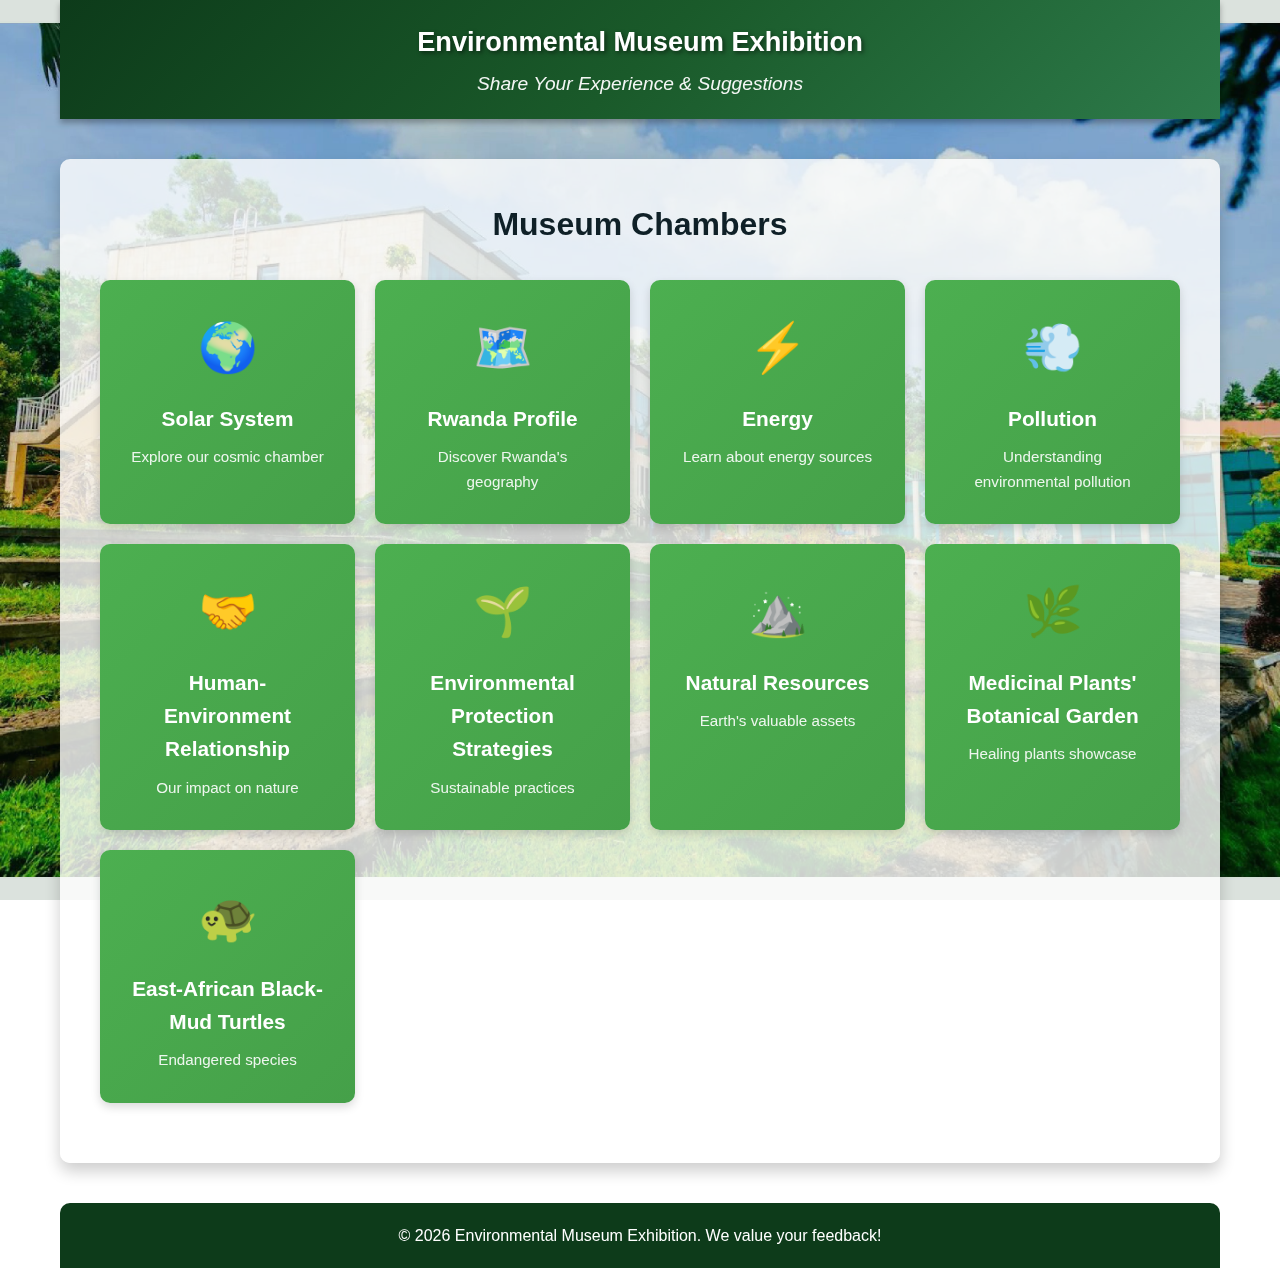
<file: sug.html>
<!DOCTYPE html>
<html lang="en">
<head>
    <meta charset="UTF-8">
    <meta name="viewport" content="width=device-width, initial-scale=1.0">
    <title>Environmental Museum - Visitor Suggestions</title>
    <link rel="stylesheet" href="sug.css">
</head>
<body>
    <div class="container">
        <!-- Header -->
        <header class="header">
            <div class="header-content">
                <h1>Environmental Museum Exhibition</h1>
                <p>Share Your Experience & Suggestions</p>
            </div>
        </header>

        <!-- Main Content -->
        <main class="main-content">
            <!-- Chambers Grid -->
            <section class="chambers-section">
                <h2>Museum Chambers</h2>
                <div class="chambers-grid">
                    <div class="chamber-card" data-chamber="Solar System">
                        <div class="chamber-icon">🌍</div>
                        <h3>Solar System</h3>
                        <p>Explore our cosmic chamber</p>
                    </div>
                    <div class="chamber-card" data-chamber="Rwanda Profile">
                        <div class="chamber-icon">🗺️</div>
                        <h3>Rwanda Profile</h3>
                        <p>Discover Rwanda's geography</p>
                    </div>
                    <div class="chamber-card" data-chamber="Energy">
                        <div class="chamber-icon">⚡</div>
                        <h3>Energy</h3>
                        <p>Learn about energy sources</p>
                    </div>
                    <div class="chamber-card" data-chamber="Pollution">
                        <div class="chamber-icon">💨</div>
                        <h3>Pollution</h3>
                        <p>Understanding environmental pollution</p>
                    </div>
                    <div class="chamber-card" data-chamber="Human-Environment Relationship">
                        <div class="chamber-icon">🤝</div>
                        <h3>Human-Environment Relationship</h3>
                        <p>Our impact on nature</p>
                    </div>
                    <div class="chamber-card" data-chamber="Environmental Protection Strategies">
                        <div class="chamber-icon">🌱</div>
                        <h3>Environmental Protection Strategies</h3>
                        <p>Sustainable practices</p>
                    </div>
                    <div class="chamber-card" data-chamber="Natural Resources">
                        <div class="chamber-icon">⛰️</div>
                        <h3>Natural Resources</h3>
                        <p>Earth's valuable assets</p>
                    </div>
                    <div class="chamber-card" data-chamber="Medicinal Plants">
                        <div class="chamber-icon">🌿</div>
                        <h3>Medicinal Plants' Botanical Garden</h3>
                        <p>Healing plants showcase</p>
                    </div>
                    <div class="chamber-card" data-chamber="East-African Black-Mud Turtles">
                        <div class="chamber-icon">🐢</div>
                        <h3>East-African Black-Mud Turtles</h3>
                        <p>Endangered species</p>
                    </div>
                </div>
            </section>

            <!-- Suggestions Section -->
            <section class="suggestions-section" id="suggestionsSection" style="display: none;">
                <div class="suggestions-header">
                    <button class="back-btn" id="backBtn">← Back to Chambers</button>
                    <h2 id="chamberTitle">Chamber Title</h2>
                </div>

                <!-- Comments Display -->
                <div class="comments-container">
                    <h3>Visitor Suggestions</h3>
                    <div class="comments-list" id="commentsList">
                        <p class="no-comments">No suggestions yet. Be the first to share!</p>
                    </div>
                </div>

                <!-- Suggestion Form -->
                <div class="form-container">
                    <h3>Add Your Suggestion</h3>
                    <form id="suggestionForm">
                        <div class="form-group">
                            <label for="visitorName">Your Name</label>
                            <input 
                                type="text" 
                                id="visitorName" 
                                placeholder="Enter your name (optional)"
                                maxlength="50"
                            >
                        </div>

                        <div class="form-group">
                            <label for="email">Email (optional)</label>
                            <input 
                                type="email" 
                                id="email" 
                                placeholder="your@email.com"
                            >
                        </div>

                        <div class="form-group">
                            <label for="rating">Rate Your Experience</label>
                            <div class="rating-container">
                                <input type="radio" id="star5" name="rating" value="5">
                                <label for="star5" class="star">★</label>
                                <input type="radio" id="star4" name="rating" value="4">
                                <label for="star4" class="star">★</label>
                                <input type="radio" id="star3" name="rating" value="3">
                                <label for="star3" class="star">★</label>
                                <input type="radio" id="star2" name="rating" value="2">
                                <label for="star2" class="star">★</label>
                                <input type="radio" id="star1" name="rating" value="1">
                                <label for="star1" class="star">★</label>
                            </div>
                        </div>

                        <div class="form-group">
                            <label for="suggestion">Your Suggestion / Comment</label>
                            <textarea 
                                id="suggestion" 
                                placeholder="Share your thoughts, feedback, or suggestions about this chamber..."
                                rows="5"
                                required
                            ></textarea>
                        </div>

                        <button type="submit" class="submit-btn">Submit Suggestion</button>
                    </form>
                </div>
            </section>
        </main>

        <!-- Footer -->
        <footer class="footer">
            <p>&copy; 2026 Environmental Museum Exhibition. We value your feedback!</p>
        </footer>
    </div>

    <script src="sug.js"></script>
</body>
</html>
</file>
<file: sug.css>
/* Reset and Base Styles */
* {
    margin: 0;
    padding: 0;
    box-sizing: border-box;
}

body {
    font-family: 'Segoe UI', Tahoma, Geneva, Verdana, sans-serif;
    background-image: url('MoE image.jpg');
    background-size: cover;
    background-attachment: fixed;
    background-position: center;
    color: #333;
    line-height: 1.6;
    min-height: 100vh;
    position: relative;
}

body::before {
    content: '';
    position: fixed;
    top: 0;
    left: 0;
    width: 100%;
    height: 100%;
    background: rgba(13, 59, 26, 0.15);
    pointer-events: none;
    z-index: -1;
}

.container {
    max-width: 1200px;
    margin: 0 auto;
    padding: 0 20px;
}

/* Header */
.header {
    background: linear-gradient(135deg, #0d3b1a 0%, #1a5a2a 50%, #2d7a4a 100%);
    color: white;
    padding: 20px 20px;
    text-align: center;
    box-shadow: 0 4px 6px rgba(0, 0, 0, 0.3);
    margin-bottom: 40px;
}

.header-content h1 {
    font-size: 1.7em;
    margin-bottom: 5px;
    text-shadow: 2px 2px 4px rgba(0, 0, 0, 0.5);
}

.header-content p {
    font-size: 1.2em;
    opacity: 0.95;
    font-style: italic;
}

/* Main Content */
.main-content {
    background: rgba(255, 255, 255, 0.80);
    border-radius: 10px;
    padding: 40px;
    box-shadow: 0 8px 16px rgba(0, 0, 0, 0.2);
    margin-bottom: 40px;
}

/* Chambers Section */
.chambers-section h2 {
    text-align: center;
    color: #0f2027;
    margin-bottom: 30px;
    font-size: 2em;
}

.chambers-grid {
    display: grid;
    grid-template-columns: repeat(auto-fit, minmax(250px, 1fr));
    gap: 20px;
    margin-bottom: 20px;
}

.chamber-card {
    background: linear-gradient(135deg, #4CAF50 0%, #45a049 100%);
    border-radius: 10px;
    padding: 30px;
    text-align: center;
    cursor: pointer;
    transition: all 0.3s ease;
    box-shadow: 0 4px 10px rgba(0, 0, 0, 0.15);
    color: white;
}

.chamber-card:hover {
    transform: translateY(-5px);
    box-shadow: 0 8px 20px rgba(76, 175, 80, 0.35);
}

.chamber-icon {
    font-size: 3em;
    margin-bottom: 15px;
}

.chamber-card h3 {
    font-size: 1.3em;
    margin-bottom: 10px;
}

.chamber-card p {
    font-size: 0.95em;
    opacity: 0.9;
}

/* Suggestions Section */
.suggestions-section {
    animation: slideIn 0.3s ease;
}

@keyframes slideIn {
    from {
        opacity: 0;
        transform: translateY(20px);
    }
    to {
        opacity: 1;
        transform: translateY(0);
    }
}

.suggestions-header {
    display: flex;
    align-items: center;
    gap: 20px;
    margin-bottom: 30px;
    padding-bottom: 20px;
    border-bottom: 2px solid #e0e0e0;
}

.back-btn {
    background: #4CAF50;
    color: white;
    border: none;
    padding: 10px 20px;
    border-radius: 5px;
    cursor: pointer;
    font-size: 1em;
    transition: background 0.3s ease;
}

.back-btn:hover {
    background: #45a049;
}

#chamberTitle {
    color: #0f2027;
    font-size: 1.8em;
    margin: 0;
}

/* Comments Container */
.comments-container {
    background: #f0f7f0;
    border-radius: 8px;
    padding: 25px;
    margin-bottom: 30px;
    max-height: 400px;
    overflow-y: auto;
}

.comments-container h3 {
    color: #0f2027;
    margin-bottom: 20px;
    font-size: 1.3em;
}

.comments-list {
    display: flex;
    flex-direction: column;
    gap: 15px;
}

.no-comments {
    text-align: center;
    color: #999;
    font-style: italic;
    padding: 20px;
}

.comment-item {
    background: white;
    padding: 15px;
    border-radius: 6px;
    border-left: 4px solid #4CAF50;
    box-shadow: 0 2px 4px rgba(0, 0, 0, 0.1);
}

.comment-header {
    display: flex;
    justify-content: space-between;
    align-items: center;
    margin-bottom: 8px;
}

.comment-name {
    font-weight: bold;
    color: #0f2027;
}

.comment-rating {
    color: #ffc107;
    font-size: 0.95em;
}

.comment-text {
    color: #555;
    margin-bottom: 8px;
    line-height: 1.5;
}

.comment-date {
    font-size: 0.85em;
    color: #999;
}

.comment-actions {
    display: flex;
    gap: 8px;
    margin-top: 10px;
    padding-top: 10px;
    border-top: 1px solid #eee;
}

.action-btn {
    padding: 6px 12px;
    border: none;
    border-radius: 4px;
    cursor: pointer;
    font-size: 0.85em;
    font-weight: 600;
    transition: all 0.2s ease;
}

.delete-btn {
    background: #ff6b6b;
    color: white;
}

.delete-btn:hover {
    background: #ff5252;
    transform: scale(1.05);
}

.move-btn {
    background: #4CAF50;
    color: white;
}

.move-btn:hover {
    background: #45a049;
    transform: scale(1.05);
}

.confirm-btn {
    background: #4CAF50;
    color: white;
}

.confirm-btn:hover {
    background: #45a049;
}

.cancel-btn {
    background: #999;
    color: white;
}

.cancel-btn:hover {
    background: #777;
}

#chambersSelector label {
    display: block;
    font-weight: 600;
    margin-bottom: 8px;
    color: #0d3b1a;
}

#chambersSelector select {
    width: 100%;
    padding: 8px;
    margin-bottom: 10px;
    border: 1px solid #ddd;
    border-radius: 4px;
    font-size: 0.95em;
}

#chambersSelector button {
    margin-right: 8px;
}

.chambers-selector {
    margin-top: 12px;
    padding: 12px;
    background: #f0f7f0;
    border-radius: 6px;
    border: 2px solid #4CAF50;
}

.chambers-selector label {
    display: block;
    font-weight: 600;
    margin-bottom: 8px;
    color: #0d3b1a;
    font-size: 0.9em;
}

.chambers-selector select {
    width: 100%;
    padding: 8px;
    margin-bottom: 10px;
    border: 1px solid #ddd;
    border-radius: 4px;
    font-size: 0.9em;
}

.chambers-selector button {
    margin-right: 8px;
    padding: 6px 12px;
    font-size: 0.85em;
}

/* Form Container */
.form-container {
    background: #f5f5f5;
    border-radius: 8px;
    padding: 30px;
}

.form-container h3 {
    color: #0f2027;
    margin-bottom: 20px;
    font-size: 1.3em;
}

form {
    display: flex;
    flex-direction: column;
    gap: 20px;
}

.form-group {
    display: flex;
    flex-direction: column;
}

.form-group label {
    font-weight: 600;
    color: #0f2027;
    margin-bottom: 8px;
}

.form-group input[type="text"],
.form-group input[type="email"],
.form-group textarea {
    padding: 12px;
    border: 2px solid #e0e0e0;
    border-radius: 5px;
    font-family: inherit;
    font-size: 1em;
    transition: border-color 0.3s ease;
}

.form-group input[type="text"]:focus,
.form-group input[type="email"]:focus,
.form-group textarea:focus {
    outline: none;
    border-color: #4CAF50;
    box-shadow: 0 0 0 3px rgba(76, 175, 80, 0.1);
}

textarea {
    resize: vertical;
    min-height: 120px;
}

/* Star Rating */
.rating-container {
    display: flex;
    flex-direction: row-reverse;
    justify-content: flex-end;
    gap: 10px;
}

.rating-container input {
    display: none;
}

.star {
    font-size: 2em;
    color: #ddd;
    cursor: pointer;
    transition: color 0.2s ease;
}

.rating-container input:checked ~ .star,
.star:hover,
.star:hover ~ .star {
    color: #ffc107;
}

/* Submit Button */
.submit-btn {
    background: linear-gradient(135deg, #4CAF50 0%, #45a049 100%);
    color: white;
    border: none;
    padding: 15px 30px;
    border-radius: 5px;
    font-size: 1.1em;
    font-weight: 600;
    cursor: pointer;
    transition: all 0.3s ease;
}

.submit-btn:hover {
    transform: translateY(-2px);
    box-shadow: 0 6px 12px rgba(76, 175, 80, 0.4);
}

.submit-btn:active {
    transform: translateY(0);
}

/* Footer */
.footer {
    background: #0d3b1a;
    color: white;
    text-align: center;
    padding: 20px;
    margin-top: 40px;
    border-radius: 10px 10px 0 0;
}

/* Responsive Design */
@media (max-width: 768px) {
    .header-content h1 {
        font-size: 1.8em;
    }

    .main-content {
        padding: 20px;
    }

    .chambers-grid {
        grid-template-columns: 1fr;
    }

    .suggestions-header {
        flex-direction: column;
        align-items: flex-start;
    }

    .chamber-card h3 {
        font-size: 1.1em;
    }

    .rating-container {
        gap: 5px;
    }

    .star {
        font-size: 1.5em;
    }
}

/* Scrollbar Styling */
.comments-list::-webkit-scrollbar {
    width: 8px;
}

.comments-list::-webkit-scrollbar-track {
    background: #f1f1f1;
    border-radius: 10px;
}

.comments-list::-webkit-scrollbar-thumb {
    background: #4CAF50;
    border-radius: 10px;
}

.comments-list::-webkit-scrollbar-thumb:hover {
    background: #45a049;
}
</file>
